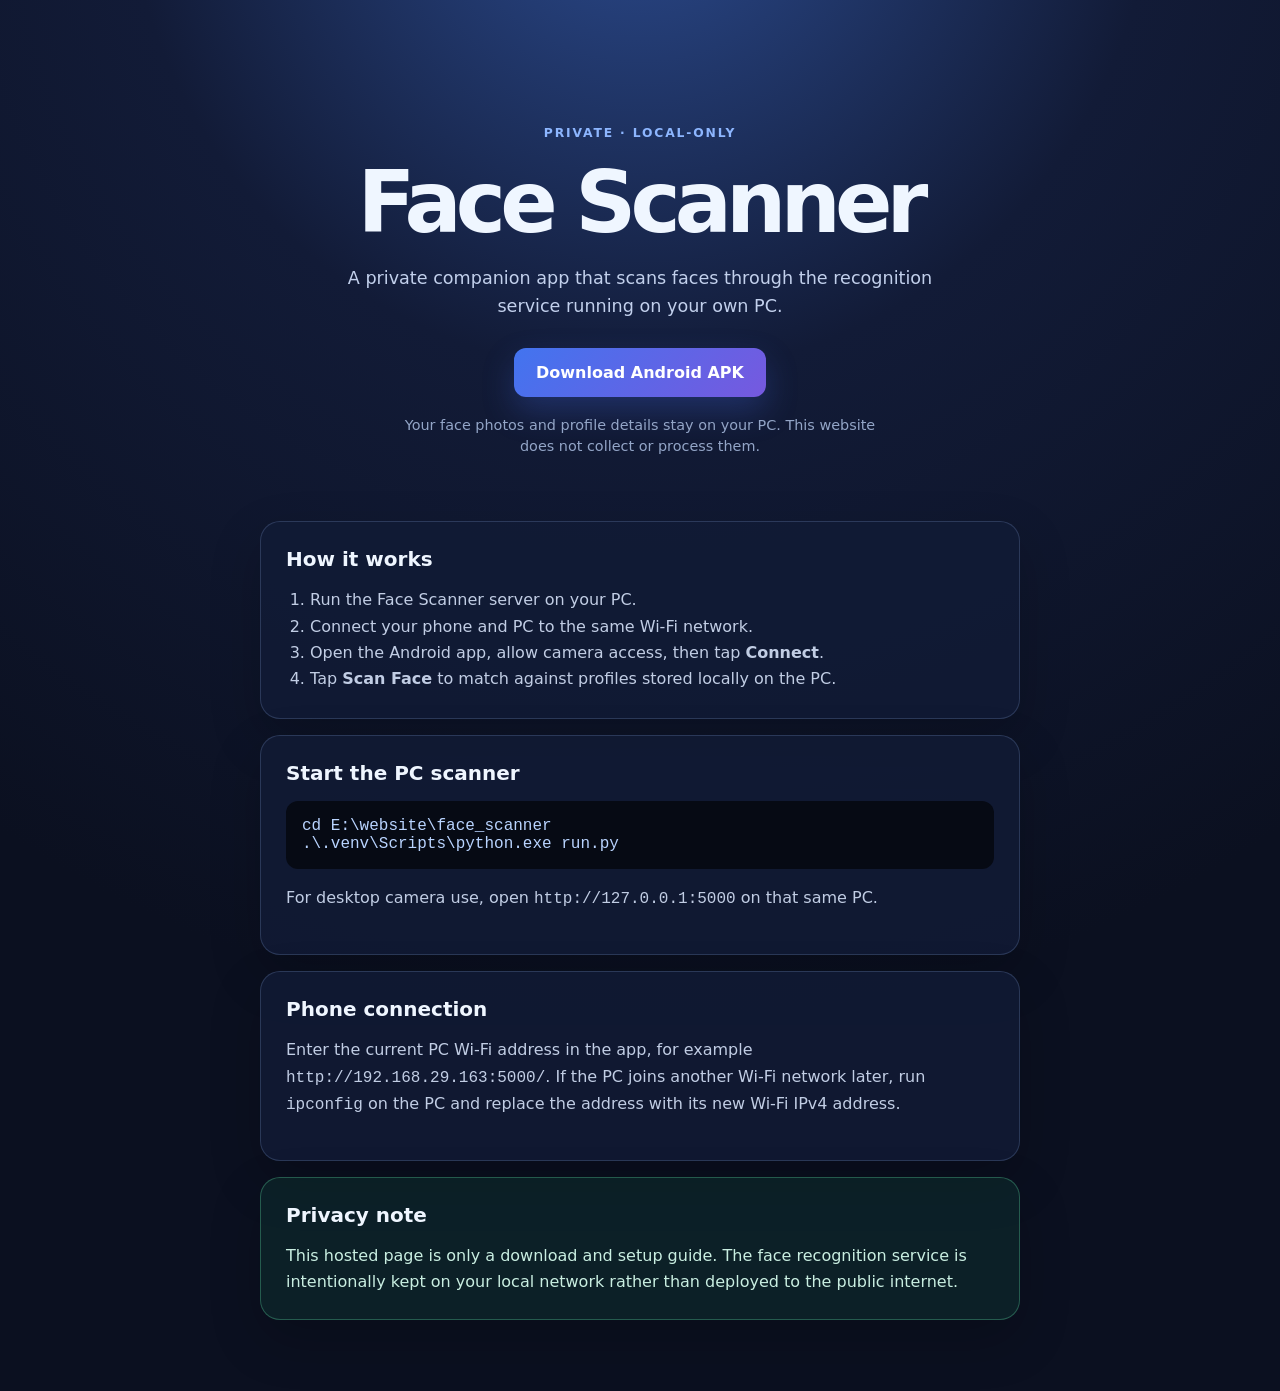
<file: detectionai/netlify_site/index.html>
<!doctype html>
<html lang="en">
  <head>
    <meta charset="utf-8">
    <meta name="viewport" content="width=device-width, initial-scale=1">
    <meta name="theme-color" content="#0b1020">
    <meta name="description" content="Face Scanner companion app — private face scanning through a local PC service.">
    <title>Face Scanner — Local & Private</title>
    <link rel="stylesheet" href="styles.css">
  </head>
  <body>
    <main>
      <section class="hero">
        <p class="eyebrow">PRIVATE · LOCAL-ONLY</p>
        <h1>Face Scanner</h1>
        <p class="lead">A private companion app that scans faces through the recognition service running on your own PC.</p>
        <a class="primary" href="downloads/FaceScanner.apk" download>Download Android APK</a>
        <p class="hint">Your face photos and profile details stay on your PC. This website does not collect or process them.</p>
      </section>

      <section class="card">
        <h2>How it works</h2>
        <ol>
          <li>Run the Face Scanner server on your PC.</li>
          <li>Connect your phone and PC to the same Wi-Fi network.</li>
          <li>Open the Android app, allow camera access, then tap <strong>Connect</strong>.</li>
          <li>Tap <strong>Scan Face</strong> to match against profiles stored locally on the PC.</li>
        </ol>
      </section>

      <section class="card">
        <h2>Start the PC scanner</h2>
        <pre><code>cd E:\website\face_scanner
.\.venv\Scripts\python.exe run.py</code></pre>
        <p>For desktop camera use, open <code>http://127.0.0.1:5000</code> on that same PC.</p>
      </section>

      <section class="card">
        <h2>Phone connection</h2>
        <p>Enter the current PC Wi-Fi address in the app, for example <code>http://192.168.29.163:5000/</code>. If the PC joins another Wi-Fi network later, run <code>ipconfig</code> on the PC and replace the address with its new Wi-Fi IPv4 address.</p>
      </section>

      <section class="notice">
        <h2>Privacy note</h2>
        <p>This hosted page is only a download and setup guide. The face recognition service is intentionally kept on your local network rather than deployed to the public internet.</p>
      </section>
    </main>
  </body>
</html>
</file>
<file: detectionai/netlify_site/styles.css>
:root {
  color-scheme: dark;
  font-family: Inter, ui-sans-serif, system-ui, -apple-system, BlinkMacSystemFont, "Segoe UI", sans-serif;
  background: #0b1020;
  color: #eff6ff;
}

* { box-sizing: border-box; }
body { margin: 0; min-height: 100vh; background: radial-gradient(circle at 50% -10%, #2c4c91 0, #121b37 31%, #0b1020 70%); }
main { width: min(92vw, 760px); margin: 0 auto; padding: 72px 0; }
.hero { text-align: center; padding: 42px 24px 48px; }
.eyebrow { color: #8db6ff; font-size: .77rem; font-weight: 800; letter-spacing: .15em; }
h1 { margin: 12px 0; font-size: clamp(3rem, 10vw, 5.3rem); letter-spacing: -.07em; }
h2 { margin-top: 0; font-size: 1.25rem; }
.lead { max-width: 600px; margin: 0 auto 28px; color: #c2d0ec; font-size: 1.1rem; line-height: 1.6; }
.primary { display: inline-block; border-radius: 12px; padding: 15px 22px; background: linear-gradient(135deg, #4274ef, #7659df); color: white; font-weight: 800; text-decoration: none; box-shadow: 0 14px 32px rgba(69, 103, 228, .28); }
.hint { margin: 18px auto 0; max-width: 500px; color: #93a5c7; font-size: .9rem; line-height: 1.45; }
.card, .notice { margin-top: 16px; padding: 25px; border: 1px solid rgba(152, 179, 241, .2); border-radius: 20px; background: rgba(18, 28, 54, .82); box-shadow: 0 20px 52px rgba(0, 0, 0, .2); }
.card p, li { color: #c1cde4; line-height: 1.65; }
ol { margin: 0; padding-left: 24px; }
pre { overflow-x: auto; margin: 16px 0; padding: 16px; border-radius: 12px; background: #060a14; color: #b9d4ff; }
code { font-family: "Cascadia Code", Consolas, monospace; }
.notice { border-color: rgba(87, 202, 151, .35); background: rgba(16, 63, 56, .35); }
.notice p { margin-bottom: 0; color: #c9eee1; line-height: 1.6; }
@media (max-width: 560px) { main { width: min(100% - 28px, 760px); padding: 38px 0; } .hero { padding: 22px 8px 36px; } .card, .notice { padding: 20px; } }
</file>
